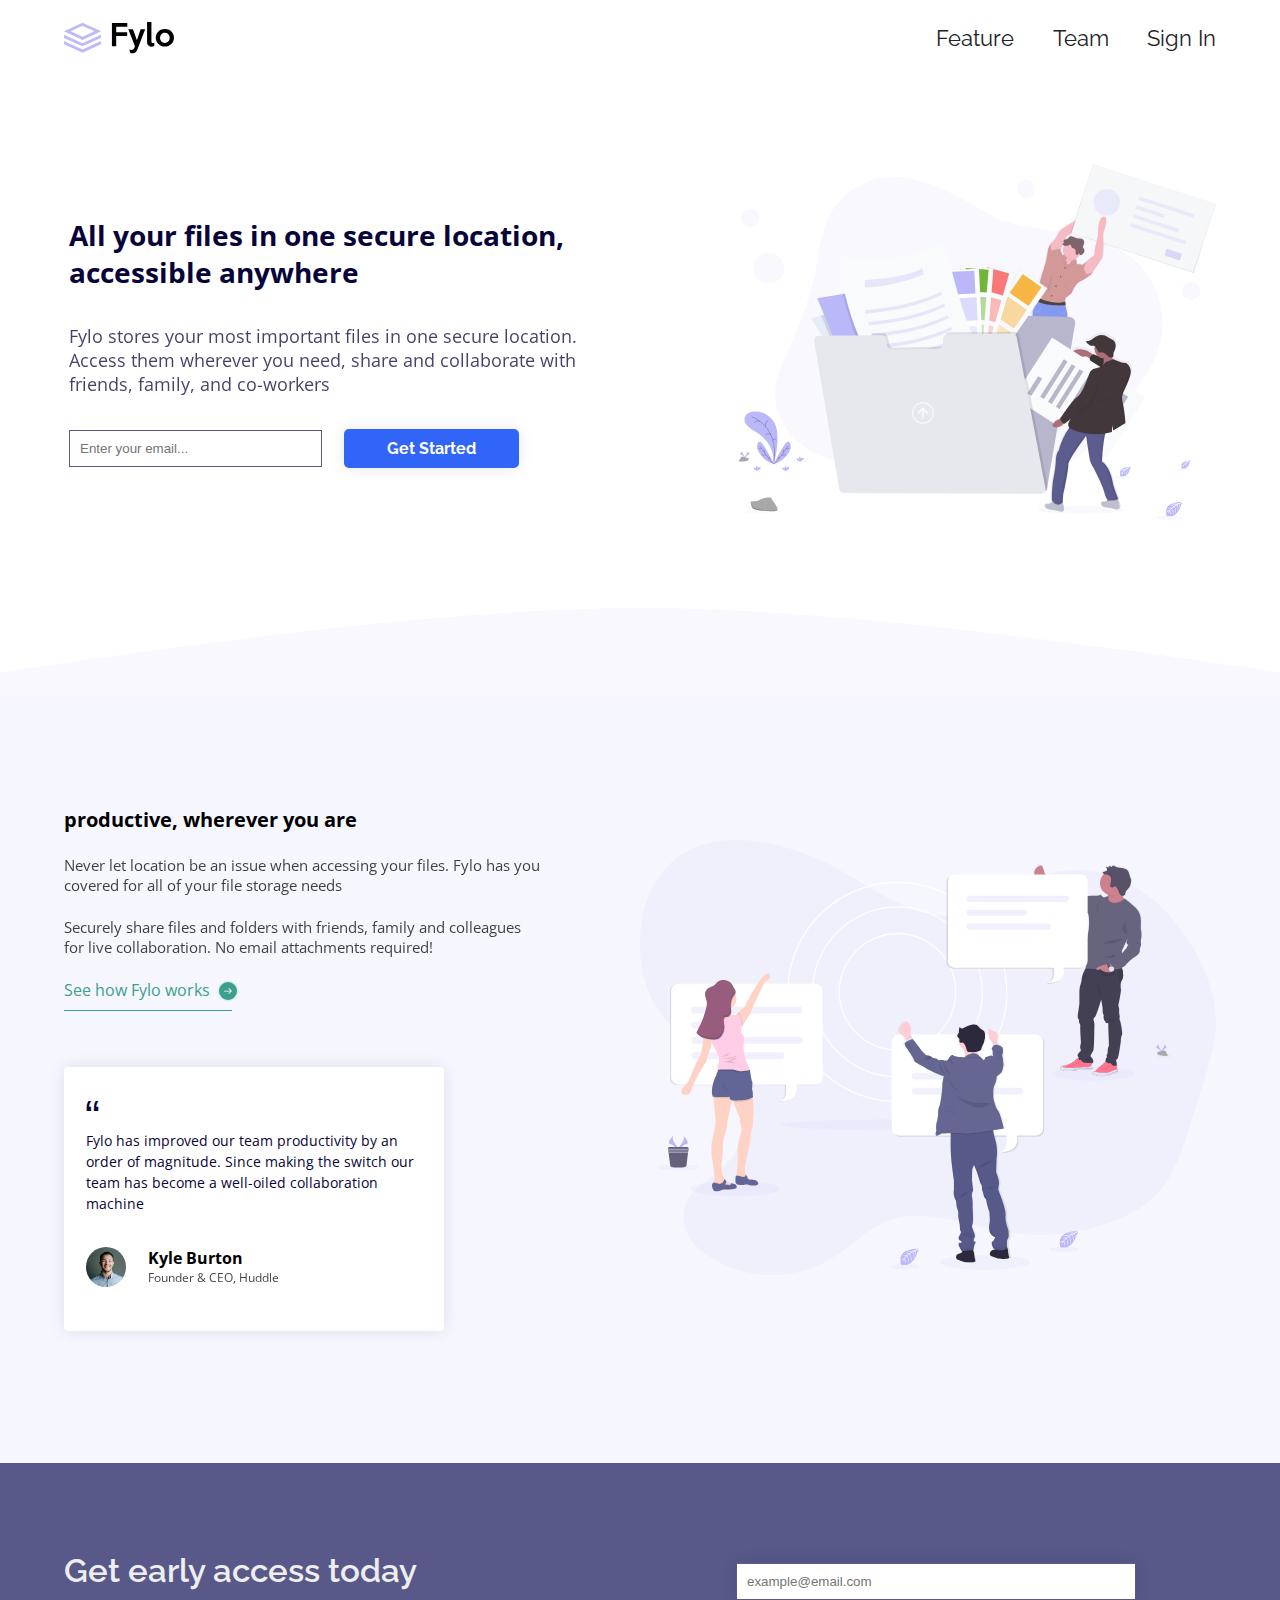
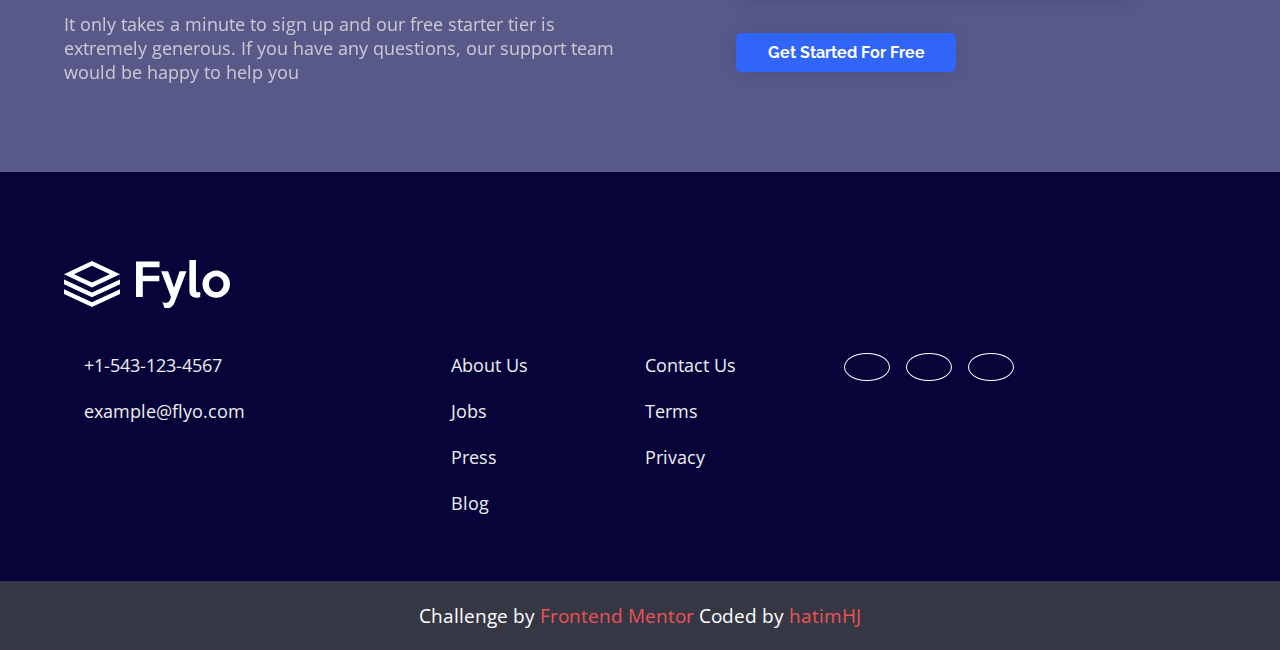
<file: index.html>
<!DOCTYPE html>
<html lang="en">
	<head>
		<meta charset="UTF-8" />
		<meta http-equiv="X-UA-Compatible" content="IE=edge" />
		<meta name="viewport" content="width=device-width, initial-scale=1.0" />
		<link
			rel="shortcut icon"
			href="./images/favicon-32x32.png"
			type="image/x-icon"
		/>
		<!-- font-awesome-->
		<link
			rel="stylesheet"
			href="https://cdnjs.cloudflare.com/ajax/libs/font-awesome/6.1.2/css/all.min.css"
			integrity="sha512-1sCRPdkRXhBV2PBLUdRb4tMg1w2YPf37qatUFeS7zlBy7jJI8Lf4VHwWfZZfpXtYSLy85pkm9GaYVYMfw5BC1A=="
			crossorigin="anonymous"
			referrerpolicy="no-referrer"
		/>
		<!-- google fonts -->
		<link rel="preconnect" href="https://fonts.googleapis.com" />
		<link rel="preconnect" href="https://fonts.gstatic.com" crossorigin />
		<link
			href="https://fonts.googleapis.com/css2?family=Open+Sans&family=Raleway:wght@400;700&display=swap"
			rel="stylesheet"
		/>
		<link rel="stylesheet" href="./css/style.css" />
		<title>fylo landing page &#127917;</title>
	</head>
	<body>
		<!-- navbar -->
		<div class="navbar py-2">
			<div class="container grid">
				<div class="logo">
					<img src="./images/logo.svg" alt="logo" />
				</div>
				<nav>
					<ul class="links flex-row raleway">
						<li class="link-item"><a href="#" class="text-dark">Feature</a></li>
						<li class="link-item"><a href="#" class="text-dark">Team</a></li>
						<li class="link-item"><a href="#" class="text-dark">Sign In</a></li>
					</ul>
				</nav>
			</div>
		</div>
		<!-- hero -->
		<div class="hero mb-8 py-8">
			<div class="container grid">
				<div class="image">
					<img src="./images/illustration-1.svg" alt="illustration-1" />
				</div>
				<div class="content text-center flex-col pt-6 text-blue-1">
					<h1 class="fs-5">
						All your files in one secure location, accessible anywhere
					</h1>
					<p class="opa-75 fs-3">
						Fylo stores your most important files in one secure location. Access
						them wherever you need, share and collaborate with friends, family,
						and co-workers
					</p>
					<form class="grid">
						<div class="form-group">
							<input
								type="text"
								class="email"
								placeholder="Enter your email..."
							/>
							<span class="error text-red-1">Please Check Your Email</span>
						</div>
						<button class="submit btn custom-btn-1 fw-7 raleway">
							Get Started
						</button>
					</form>
				</div>
			</div>
		</div>
		<!-- main -->
		<main class="main-content mt-8 py-8">
			<div class="container grid">
				<img src="./images/illustration-2.svg" alt="illustration-2" />
				<div class="content pt-6">
					<!-- title -->
					<h2 class="text-center py-2">productive, wherever you are</h2>
					<!-- paragraphs -->
					<p class="opa-75 py-2">
						Never let location be an issue when accessing your files. Fylo has
						you covered for all of your file storage needs
					</p>
					<p class="opa-75 mb-2">
						Securely share files and folders with friends, family and colleagues
						for live collaboration. No email attachments required!
					</p>
					<!-- link -->
					<a href="#" class="py-4 text-center text-green-1">
						<span>See how Fylo works</span
						><img src="./images/icon-arrow.svg" alt="icon-arrow"
					/></a>
					<!-- card -->
					<div class="card bg-white py-2 mt-4 px-2">
						<img
							src="./images/icon-quotes.svg"
							class="quotes"
							alt="icon-quotes"
						/>
						<p class="py-1 text-blue-1">
							Fylo has improved our team productivity by an order of magnitude.
							Since making the switch our team has become a well-oiled
							collaboration machine
						</p>
						<div class="person flex-row py-2">
							<img
								src="./images/avatar-testimonial.jpg"
								alt="avatar-testimonial"
								class="avatar"
							/>
							<div class="name">
								<span class="fw-7">Kyle Burton</span>
								<span class="opa-75">Founder & CEO, Huddle</span>
							</div>
						</div>
					</div>
				</div>
			</div>
		</main>
		<!-- newsletter -->
		<div class="newsletter bg-blue-2 py-8 text-white">
			<div class="container grid">
				<div class="content text-center">
					<h2 class="raleway fw-6">Get early access today</h2>
					<p class="py-4 opa-75">
						It only takes a minute to sign up and our free starter tier is
						extremely generous. If you have any questions, our support team
						would be happy to help you
					</p>
				</div>
				<form class="grid">
					<div class="form-group">
						<input type="text" class="email" placeholder="example@email.com" />
						<span class="error">Please Checdsdsdsk Your Email</span>
					</div>
					<button class="submit btn custom-btn-1 fw-7 raleway">
						Get Started For Free
					</button>
				</form>
			</div>
		</div>
		<!-- =============================== -->

		<footer class="bg-blue-1 text-white py-4">
			<div class="container">
				<!-- footer -->
				<section class="footer text-left pt-4">
					<!-- logo -->
					<img src="./images/logo.svg" alt="logo" class="logo img-bw mb-4" />
					<!-- grid -->
					<div class="grid">
						<!-- address -->
						<div class="col-1">
							<p class="pb-2 flex">
								<i class="fa-solid fa-phone-volume"></i>
								<span>+1-543-123-4567</span>
							</p>
							<p class="pb-2 flex">
								<i class="fa-solid fa-envelope"></i>
								<span>example@flyo.com</span>
							</p>
						</div>
						<!-- links #1 -->
						<div class="col-2 mt-5">
							<p>
								<a href="#" class="text-white"> About Us </a>
							</p>
							<p>
								<a href="#" class="text-white"> Jobs </a>
							</p>
							<p><a href="#" class="text-white">Press </a></p>
							<p><a href="#" class="text-white">Blog </a></p>
						</div>
						<!-- links #2 -->
						<div class="col-3 mt-4 mb-5">
							<p><a href="#" class="text-white">Contact Us</a></p>
							<p><a href="#" class="text-white">Terms </a></p>
							<p><a href="#" class="text-white">Privacy</a></p>
						</div>
						<!-- social -->
						<div class="col-4 social py-2">
							<!-- facebook -->
							<i class="fa-brands fa-facebook-f fa-fw"></i>
							<!-- twitter -->
							<i class="fa-brands fa-twitter fa-fw"></i>
							<!-- instagram -->
							<i class="fa-brands fa-instagram fa-fw"></i>
						</div>
					</div>
				</section>
			</div>
		</footer>
		<!-- copyright -->
		<div class="copyright">
			<p class="attribution">
				<i class="ri-copyright-line ri-2x"></i>
				<span>
					Challenge by
					<a href="https://www.frontendmentor.io?ref=challenge" target="_blank"
						>Frontend Mentor</a
					>
					Coded by <a href="https://github.com/HatimHJ">hatimHJ</a>
				</span>
			</p>
		</div>

		<!-- =============================== -->
		<script src="./js/main.js"></script>
	</body>
</html>
</file>
<file: css/style.css>
/*=============================================
  Utilites
=============================================*/
.bg-blue-1 {
  background-color: hsl(243deg, 87%, 12%);
}

.bg-blue-2 {
  background-color: hsl(238deg, 22%, 44%);
}

.bg-blue-3 {
  background-color: hsl(224deg, 93%, 58%);
}

.bg-green-1 {
  background-color: #3c9f8f;
}

.bg-blue-5 {
  background-color: hsl(240deg, 75%, 98%);
}

.bg-gray {
  background-color: hsl(0deg, 0%, 75%);
}

.bg-white {
  background-color: white;
}

.bg-dark {
  background-color: #222;
}

.text-blue-1 {
  color: hsl(243deg, 87%, 12%);
}

.text-blue-2 {
  color: hsl(238deg, 22%, 44%);
}

.text-blue-3 {
  color: hsl(224deg, 93%, 58%);
}

.text-green-1 {
  color: #3c9f8f;
}

.text-blue-5 {
  color: hsl(240deg, 75%, 98%);
}

.text-gray {
  color: hsl(0deg, 0%, 75%);
}

.text-white {
  color: #eee;
}

.text-dark {
  color: #222;
}

.text-red-1 {
  color: #ff6347;
}

.opa-75 {
  opacity: 0.75;
}

.opa-50 {
  opacity: 0.5;
}

.opa-25 {
  opacity: 0.25;
}

.opa-0 {
  opacity: 0;
}

.container {
  max-width: 90vw;
  margin-left: auto;
  margin-right: auto;
}

.flex-row {
  display: flex;
  flex-direction: row;
  justify-content: space-between;
  align-items: center;
  gap: 0;
  flex-wrap: wrap;
}

.flex-col {
  display: flex;
  flex-direction: column;
  justify-content: space-between;
  align-items: center;
  gap: 0;
  flex-wrap: wrap;
}

.col-6-1 {
  grid-column: 1/6;
}

.col-6-2 {
  grid-column: 7/13;
}

html {
  font-size: 16px;
  font-family: "Open Sans", sans-serif;
}

@media (min-width: 576px) {
  html {
    font-size: 18px;
  }
}
@media (min-width: 768px) {
  html {
    font-size: 20px;
  }
}
@media (min-width: 992px) {
  html {
    font-size: 20px;
  }
}
@media (min-width: 1200px) {
  html {
    font-size: 22px;
  }
}
@media (min-width: 1400px) {
  html {
    font-size: 22px;
  }
}
.raleway {
  font-family: "Raleway", sans-serif;
}

.open-sans {
  font-family: "Open Sans", sans-serif;
}

.text-center {
  text-align: center;
}

.text-right {
  text-align: right;
}

.text-left {
  text-align: left;
}

.fs-1 {
  font-size: 0.3333333333rem;
}

.fw-1 {
  font-weight: 100;
}

.fs-2 {
  font-size: 0.6666666667rem;
}

.fw-2 {
  font-weight: 200;
}

.fs-3 {
  font-size: 1rem;
}

.fw-3 {
  font-weight: 300;
}

.fs-4 {
  font-size: 1.3333333333rem;
}

.fw-4 {
  font-weight: 400;
}

.fs-5 {
  font-size: 1.6666666667rem;
}

.fw-5 {
  font-weight: 500;
}

.fs-6 {
  font-size: 2rem;
}

.fw-6 {
  font-weight: 600;
}

.fs-7 {
  font-size: 2.3333333333rem;
}

.fw-7 {
  font-weight: 700;
}

.bg-blue-1 {
  background-color: hsl(243deg, 87%, 12%);
}

.bg-blue-2 {
  background-color: hsl(238deg, 22%, 44%);
}

.bg-blue-3 {
  background-color: hsl(224deg, 93%, 58%);
}

.bg-green-1 {
  background-color: #3c9f8f;
}

.bg-blue-5 {
  background-color: hsl(240deg, 75%, 98%);
}

.bg-gray {
  background-color: hsl(0deg, 0%, 75%);
}

.bg-white {
  background-color: white;
}

.bg-dark {
  background-color: #222;
}

.text-blue-1 {
  color: hsl(243deg, 87%, 12%);
}

.text-blue-2 {
  color: hsl(238deg, 22%, 44%);
}

.text-blue-3 {
  color: hsl(224deg, 93%, 58%);
}

.text-green-1 {
  color: #3c9f8f;
}

.text-blue-5 {
  color: hsl(240deg, 75%, 98%);
}

.text-gray {
  color: hsl(0deg, 0%, 75%);
}

.text-white {
  color: #eee;
}

.text-dark {
  color: #222;
}

.text-red-1 {
  color: #ff6347;
}

.opa-75 {
  opacity: 0.75;
}

.opa-50 {
  opacity: 0.5;
}

.opa-25 {
  opacity: 0.25;
}

.opa-0 {
  opacity: 0;
}

.btn {
  cursor: pointer;
  transition: all 0.3s;
  border: none;
  padding: 10px;
  transition: all 0.4s;
  font-size: 16px;
}

.custom-btn-1 {
  box-shadow: rgba(17, 17, 26, 0.1) 0px 0px 16px;
  border-radius: 5px;
  background: hsl(224deg, 93%, 58%);
  color: white;
}
@media (min-width: 425px) {
  .custom-btn-1 {
    grid-column: 8/13;
  }
}

.loader-container {
  position: fixed;
  top: 0;
  left: 0;
  width: 100%;
  height: 100%;
  z-index: 10000;
  display: flex;
  align-items: center;
  justify-content: center;
}
.loader-container .loader {
  position: relative;
  width: 75px;
  height: 100px;
  background-repeat: no-repeat;
  background-image: linear-gradient(#DDD 50px, transparent 0), linear-gradient(#DDD 50px, transparent 0), linear-gradient(#DDD 50px, transparent 0), linear-gradient(#DDD 50px, transparent 0), linear-gradient(#DDD 50px, transparent 0);
  background-size: 8px 100%;
  background-position: 0px 90px, 15px 78px, 30px 66px, 45px 58px, 60px 50px;
  animation: pillerPushUp 4s linear infinite;
}
.loader-container .loader:after {
  content: "";
  position: absolute;
  bottom: 10px;
  left: 0;
  width: 10px;
  height: 10px;
  border-radius: 50%;
  animation: ballStepUp 4s linear infinite;
}
@keyframes pillerPushUp {
  0%, 40%, 100% {
    background-position: 0px 90px, 15px 78px, 30px 66px, 45px 58px, 60px 50px;
  }
  50%, 90% {
    background-position: 0px 50px, 15px 58px, 30px 66px, 45px 78px, 60px 90px;
  }
}
@keyframes ballStepUp {
  0% {
    transform: translate(0, 0);
  }
  5% {
    transform: translate(8px, -14px);
  }
  10% {
    transform: translate(15px, -10px);
  }
  17% {
    transform: translate(23px, -24px);
  }
  20% {
    transform: translate(30px, -20px);
  }
  27% {
    transform: translate(38px, -34px);
  }
  30% {
    transform: translate(45px, -30px);
  }
  37% {
    transform: translate(53px, -44px);
  }
  40% {
    transform: translate(60px, -40px);
  }
  50% {
    transform: translate(60px, 0);
  }
  57% {
    transform: translate(53px, -14px);
  }
  60% {
    transform: translate(45px, -10px);
  }
  67% {
    transform: translate(37px, -24px);
  }
  70% {
    transform: translate(30px, -20px);
  }
  77% {
    transform: translate(22px, -34px);
  }
  80% {
    transform: translate(15px, -30px);
  }
  87% {
    transform: translate(7px, -44px);
  }
  90% {
    transform: translate(0, -40px);
  }
  100% {
    transform: translate(0, 0);
  }
}

.pt-1 {
  padding-top: 0.5rem;
}

.pb-1 {
  padding-bottom: 0.5rem;
}

.pl-1 {
  padding-left: 0.5rem;
}

.pr-1 {
  padding-right: 0.5rem;
}

.px-1 {
  padding-right: 0.5rem;
  padding-left: 0.5rem;
}

.py-1 {
  padding-top: 0.5rem;
  padding-bottom: 0.5rem;
}

.mt-1 {
  margin-top: 0.5rem;
}

.mb-1 {
  margin-bottom: 0.5rem;
}

.ml-1 {
  margin-left: 0.5rem;
}

.mr-1 {
  margin-right: 0.5rem;
}

.mx-1 {
  margin-right: 0.5rem;
  margin-left: 0.5rem;
}

.my-1 {
  margin-top: 0.5rem;
  margin-bottom: 0.5rem;
}

.pt-2 {
  padding-top: 1rem;
}

.pb-2 {
  padding-bottom: 1rem;
}

.pl-2 {
  padding-left: 1rem;
}

.pr-2 {
  padding-right: 1rem;
}

.px-2 {
  padding-right: 1rem;
  padding-left: 1rem;
}

.py-2 {
  padding-top: 1rem;
  padding-bottom: 1rem;
}

.mt-2 {
  margin-top: 1rem;
}

.mb-2 {
  margin-bottom: 1rem;
}

.ml-2 {
  margin-left: 1rem;
}

.mr-2 {
  margin-right: 1rem;
}

.mx-2 {
  margin-right: 1rem;
  margin-left: 1rem;
}

.my-2 {
  margin-top: 1rem;
  margin-bottom: 1rem;
}

.pt-3 {
  padding-top: 1.5rem;
}

.pb-3 {
  padding-bottom: 1.5rem;
}

.pl-3 {
  padding-left: 1.5rem;
}

.pr-3 {
  padding-right: 1.5rem;
}

.px-3 {
  padding-right: 1.5rem;
  padding-left: 1.5rem;
}

.py-3 {
  padding-top: 1.5rem;
  padding-bottom: 1.5rem;
}

.mt-3 {
  margin-top: 1.5rem;
}

.mb-3 {
  margin-bottom: 1.5rem;
}

.ml-3 {
  margin-left: 1.5rem;
}

.mr-3 {
  margin-right: 1.5rem;
}

.mx-3 {
  margin-right: 1.5rem;
  margin-left: 1.5rem;
}

.my-3 {
  margin-top: 1.5rem;
  margin-bottom: 1.5rem;
}

.pt-4 {
  padding-top: 2rem;
}

.pb-4 {
  padding-bottom: 2rem;
}

.pl-4 {
  padding-left: 2rem;
}

.pr-4 {
  padding-right: 2rem;
}

.px-4 {
  padding-right: 2rem;
  padding-left: 2rem;
}

.py-4 {
  padding-top: 2rem;
  padding-bottom: 2rem;
}

.mt-4 {
  margin-top: 2rem;
}

.mb-4 {
  margin-bottom: 2rem;
}

.ml-4 {
  margin-left: 2rem;
}

.mr-4 {
  margin-right: 2rem;
}

.mx-4 {
  margin-right: 2rem;
  margin-left: 2rem;
}

.my-4 {
  margin-top: 2rem;
  margin-bottom: 2rem;
}

.pt-5 {
  padding-top: 2.5rem;
}

.pb-5 {
  padding-bottom: 2.5rem;
}

.pl-5 {
  padding-left: 2.5rem;
}

.pr-5 {
  padding-right: 2.5rem;
}

.px-5 {
  padding-right: 2.5rem;
  padding-left: 2.5rem;
}

.py-5 {
  padding-top: 2.5rem;
  padding-bottom: 2.5rem;
}

.mt-5 {
  margin-top: 2.5rem;
}

.mb-5 {
  margin-bottom: 2.5rem;
}

.ml-5 {
  margin-left: 2.5rem;
}

.mr-5 {
  margin-right: 2.5rem;
}

.mx-5 {
  margin-right: 2.5rem;
  margin-left: 2.5rem;
}

.my-5 {
  margin-top: 2.5rem;
  margin-bottom: 2.5rem;
}

.pt-6 {
  padding-top: 3rem;
}

.pb-6 {
  padding-bottom: 3rem;
}

.pl-6 {
  padding-left: 3rem;
}

.pr-6 {
  padding-right: 3rem;
}

.px-6 {
  padding-right: 3rem;
  padding-left: 3rem;
}

.py-6 {
  padding-top: 3rem;
  padding-bottom: 3rem;
}

.mt-6 {
  margin-top: 3rem;
}

.mb-6 {
  margin-bottom: 3rem;
}

.ml-6 {
  margin-left: 3rem;
}

.mr-6 {
  margin-right: 3rem;
}

.mx-6 {
  margin-right: 3rem;
  margin-left: 3rem;
}

.my-6 {
  margin-top: 3rem;
  margin-bottom: 3rem;
}

.pt-7 {
  padding-top: 3.5rem;
}

.pb-7 {
  padding-bottom: 3.5rem;
}

.pl-7 {
  padding-left: 3.5rem;
}

.pr-7 {
  padding-right: 3.5rem;
}

.px-7 {
  padding-right: 3.5rem;
  padding-left: 3.5rem;
}

.py-7 {
  padding-top: 3.5rem;
  padding-bottom: 3.5rem;
}

.mt-7 {
  margin-top: 3.5rem;
}

.mb-7 {
  margin-bottom: 3.5rem;
}

.ml-7 {
  margin-left: 3.5rem;
}

.mr-7 {
  margin-right: 3.5rem;
}

.mx-7 {
  margin-right: 3.5rem;
  margin-left: 3.5rem;
}

.my-7 {
  margin-top: 3.5rem;
  margin-bottom: 3.5rem;
}

.pt-8 {
  padding-top: 4rem;
}

.pb-8 {
  padding-bottom: 4rem;
}

.pl-8 {
  padding-left: 4rem;
}

.pr-8 {
  padding-right: 4rem;
}

.px-8 {
  padding-right: 4rem;
  padding-left: 4rem;
}

.py-8 {
  padding-top: 4rem;
  padding-bottom: 4rem;
}

.mt-8 {
  margin-top: 4rem;
}

.mb-8 {
  margin-bottom: 4rem;
}

.ml-8 {
  margin-left: 4rem;
}

.mr-8 {
  margin-right: 4rem;
}

.mx-8 {
  margin-right: 4rem;
  margin-left: 4rem;
}

.my-8 {
  margin-top: 4rem;
  margin-bottom: 4rem;
}

.img-bw {
  filter: brightness(0) invert(1);
}

.avatar {
  width: 40px;
  height: 40px;
  border-radius: 50%;
  margin: 0%;
}

.error-border {
  border: 1px solid #ff6347 !important;
}

.success-border {
  border: 1px solid #3c9f8f !important;
}

.error {
  position: absolute;
  display: block;
  font-size: 12px;
  margin: 5px 0;
  height: 0px;
  overflow: hidden;
  transition: height 0.5s;
}

.navbar .grid {
  display: grid;
  grid-template-columns: repeat(12, 1fr);
  align-items: center;
}
.navbar .grid .logo {
  grid-column: 1/4;
  width: 5rem;
}
.navbar .grid nav {
  grid-column: 5/13;
}
.navbar .grid nav .links.flex-row {
  justify-content: flex-end;
  gap: 3vw;
}
@media (min-width: 768px) {
  .hero .grid {
    display: grid;
    grid-template-columns: repeat(12, 1fr);
    align-items: center;
  }
}
@media (min-width: 768px) {
  .hero .grid .image {
    grid-column: 8/13;
  }
}
.hero .grid .content {
  gap: 1.5rem;
  align-items: stretch;
  padding-left: 5px;
  padding-right: 5px;
}
@media (min-width: 768px) {
  .hero .grid .content {
    grid-column: 1/7;
    grid-row: 1;
    padding-top: 0;
    text-align: left;
  }
}
@media (min-width: 768px) {
  .hero .grid .content h1 {
    font-size: 1.25rem;
  }
}
@media (min-width: 768px) {
  .hero .grid .content p {
    font-size: 0.8rem;
  }
}

form {
  display: grid;
  grid-template-columns: repeat(12, 1fr);
  align-items: center;
  gap: 1rem;
  row-gap: 1.5rem;
}
@media (min-width: 1024px) {
  form {
    max-width: 450px;
  }
}
form .form-group, form .custom-btn-1 {
  grid-column: 1/13;
}
form .form-group {
  position: relative;
}
form .form-group input {
  width: 100%;
  border: 1px solid hsl(238deg, 22%, 44%);
  padding: 10px;
}
@media (min-width: 425px) {
  form .form-group {
    grid-column: 1/8;
  }
}
@media (min-width: 425px) {
  form .custom-btn-1 {
    grid-column: 8/13;
  }
}

.main-content {
  position: relative;
  background-color: hsl(240deg, 75%, 98%);
  padding-bottom: 6rem;
}
.main-content::before {
  content: "";
  position: absolute;
  top: -2.5rem;
  background: url(../images/bg-curve-mobile.svg);
  background-repeat: no-repeat;
  background-size: 100%;
  width: 100%;
  height: 100%;
  z-index: -10;
}
@media (min-width: 425px) {
  .main-content::before {
    background-image: url(../images/bg-curve-desktop.svg);
    top: -2rem;
  }
}
@media (min-width: 768px) {
  .main-content::before {
    top: -3rem;
  }
}
@media (min-width: 1024px) {
  .main-content::before {
    top: -4rem;
  }
}
@media (min-width: 768px) {
  .main-content .grid {
    display: grid;
    grid-template-columns: repeat(12, 1fr);
    align-items: center;
  }
  .main-content .grid img {
    grid-column: 7/13;
  }
  .main-content .grid .content {
    grid-column: 1/6;
    grid-row: 1;
  }
}
@media (min-width: 768px) {
  .main-content .grid .content {
    padding-top: 0;
  }
  .main-content .grid .content h2 {
    text-align: left;
    padding-bottom: 0;
  }
  .main-content .grid .content a {
    text-align: left;
    padding-top: 0rem;
    padding-bottom: 1rem;
    font-size: 16px;
  }
}
.main-content .grid .content h2 {
  font-size: 20px;
}
.main-content .grid .content p {
  font-size: 15px;
}
.main-content .grid .content a {
  display: block;
}
.main-content .grid .content a span {
  position: relative;
}
.main-content .grid .content a span:before {
  content: "";
  position: absolute;
  bottom: -10px;
  width: 115%;
  left: 0;
  height: 1px;
  background: #3da08f;
}
.main-content .grid .content a img {
  display: inline-block;
  margin-left: 10px;
  transform: scale(1.5) translateY(2px);
}
.main-content .grid .content .card {
  box-shadow: rgba(17, 17, 26, 0.1) 0px 0px 16px;
  border-radius: 4px;
  max-width: 380px;
  margin-inline: auto;
}
.main-content .grid .content .card img.quotes {
  display: inline-block;
}
.main-content .grid .content .card p {
  font-size: 14px;
  line-height: 1.5;
}
.main-content .grid .content .card .person {
  justify-content: flex-start;
  flex-wrap: nowrap;
  gap: 1rem;
}
.main-content .grid .content .card .person span {
  display: block;
}
.main-content .grid .content .card .person span:first-of-type {
  font-size: 16px;
}
.main-content .grid .content .card .person span:last-of-type {
  font-size: 12px;
}
@media (min-width: 768px) {
  .main-content .grid .content .card {
    margin-inline: 0;
  }
}

@media (min-width: 768px) {
  .newsletter .grid {
    display: grid;
    grid-template-columns: repeat(12, 1fr);
    align-items: center;
  }
}
@media (min-width: 768px) {
  .newsletter .content {
    text-align: left;
    grid-column: 1/7;
  }
  .newsletter .content p {
    padding-top: 1rem;
    padding-bottom: 0;
    max-width: 550px;
    font-size: 18px;
  }
}
@media (min-width: 768px) {
  .newsletter form {
    grid-column: 8/13;
  }
}
.newsletter form .form-group {
  box-shadow: rgba(17, 17, 26, 0.1) 0px 0px 16px;
  border-radius: 4px;
}
@media (min-width: 425px) {
  .newsletter form .form-group {
    grid-column: 1/7;
  }
}
@media (min-width: 768px) {
  .newsletter form .form-group {
    max-width: 400px;
    grid-column: 1/13;
    grid-row: 1;
  }
}
@media (min-width: 425px) {
  .newsletter form .custom-btn-1 {
    grid-column: 7/13;
  }
}
@media (min-width: 768px) {
  .newsletter form .custom-btn-1 {
    grid-column: 1/10;
    max-width: 220px;
    grid-row: 2;
  }
}

footer .footer .logo {
  max-width: 8rem;
  margin-left: 0;
  margin-right: 0;
}
@media (min-width: 768px) {
  footer .footer .grid {
    display: grid;
    grid-template-columns: repeat(12, 1fr);
    gap: 10px;
  }
  footer .footer .grid .col-1 {
    grid-column: 1/4;
  }
  footer .footer .grid .col-1 p {
    font-size: 0.8rem;
  }
  footer .footer .grid .col-2 {
    grid-column: 5/7;
  }
  footer .footer .grid .col-3 {
    grid-column: 7/9;
    margin-top: 0;
  }
  footer .footer .grid .col-4 {
    grid-column: 9/13;
  }
}
footer .footer .grid .col-1 p.flex {
  display: flex;
  gap: 20px;
  align-items: baseline;
  margin-left: 0;
}
@media (min-width: 1024px) {
  footer .footer .grid .col-1 p.flex {
    max-width: 90%;
  }
}
@media (min-width: 768px) {
  footer .footer .grid .col-2,
footer .footer .grid .col-3 {
    margin-top: 0;
    margin-bottom: 0;
  }
}
footer .footer .grid .col-2 p,
footer .footer .grid .col-3 p {
  margin-left: 0;
  font-size: 1rem;
  margin-bottom: 1rem;
}
footer .footer .grid .col-2 p:hover,
footer .footer .grid .col-3 p:hover {
  text-decoration: underline;
  text-underline-offset: 5px;
}
@media (min-width: 768px) {
  footer .footer .grid .col-2 p,
footer .footer .grid .col-3 p {
    font-size: 0.8rem;
  }
}
footer .footer .huddle-cr, footer .footer .social {
  text-align: center;
}
@media (min-width: 768px) {
  footer .footer .social {
    padding-top: 0;
    padding-bottom: 0;
    text-align: right;
  }
}
@media (min-width: 1024px) {
  footer .footer .social {
    text-align: left;
  }
}
footer .footer .social i {
  transition: all 0.4s;
  margin-inline: 10px;
  border: 1px solid white;
  border-radius: 50%;
  padding: 0.6rem 1rem;
  display: inline-flex;
  justify-content: center;
  align-items: center;
}
footer .footer .social i:hover {
  color: hsl(224deg, 93%, 58%);
  border-color: hsl(224deg, 93%, 58%);
}
@media (min-width: 768px) {
  footer .footer .social i {
    margin-inline: 5px;
  }
}
footer .footer p.huddle-cr {
  font-size: 10px;
}
@media (min-width: 768px) {
  footer .footer p.huddle-cr {
    font-size: 12px;
    text-align: right;
    margin: auto;
    margin-right: 0;
  }
}
@media (min-width: 1024px) {
  footer .footer p.huddle-cr {
    font-size: 14px;
    max-width: 70%;
    text-align: right;
  }
}

/*=============================================
  Basic
=============================================*/
* {
  box-sizing: border-box;
  margin: 0%;
  padding: 0;
}
* ul {
  list-style: none;
}
* a {
  text-decoration: none;
}
* img {
  max-width: 100%;
}

img {
  max-width: 100%;
  height: auto;
  display: block;
  margin: auto;
}

/*=============================================
  copyright
=============================================*/
.copyright {
  padding: 1rem;
  text-align: center;
  background-color: #363745;
  font-size: 0.85rem;
  color: white;
}
.copyright a {
  color: hsl(0deg, 78%, 62%);
}

/*# sourceMappingURL=style.css.map */
</file>
